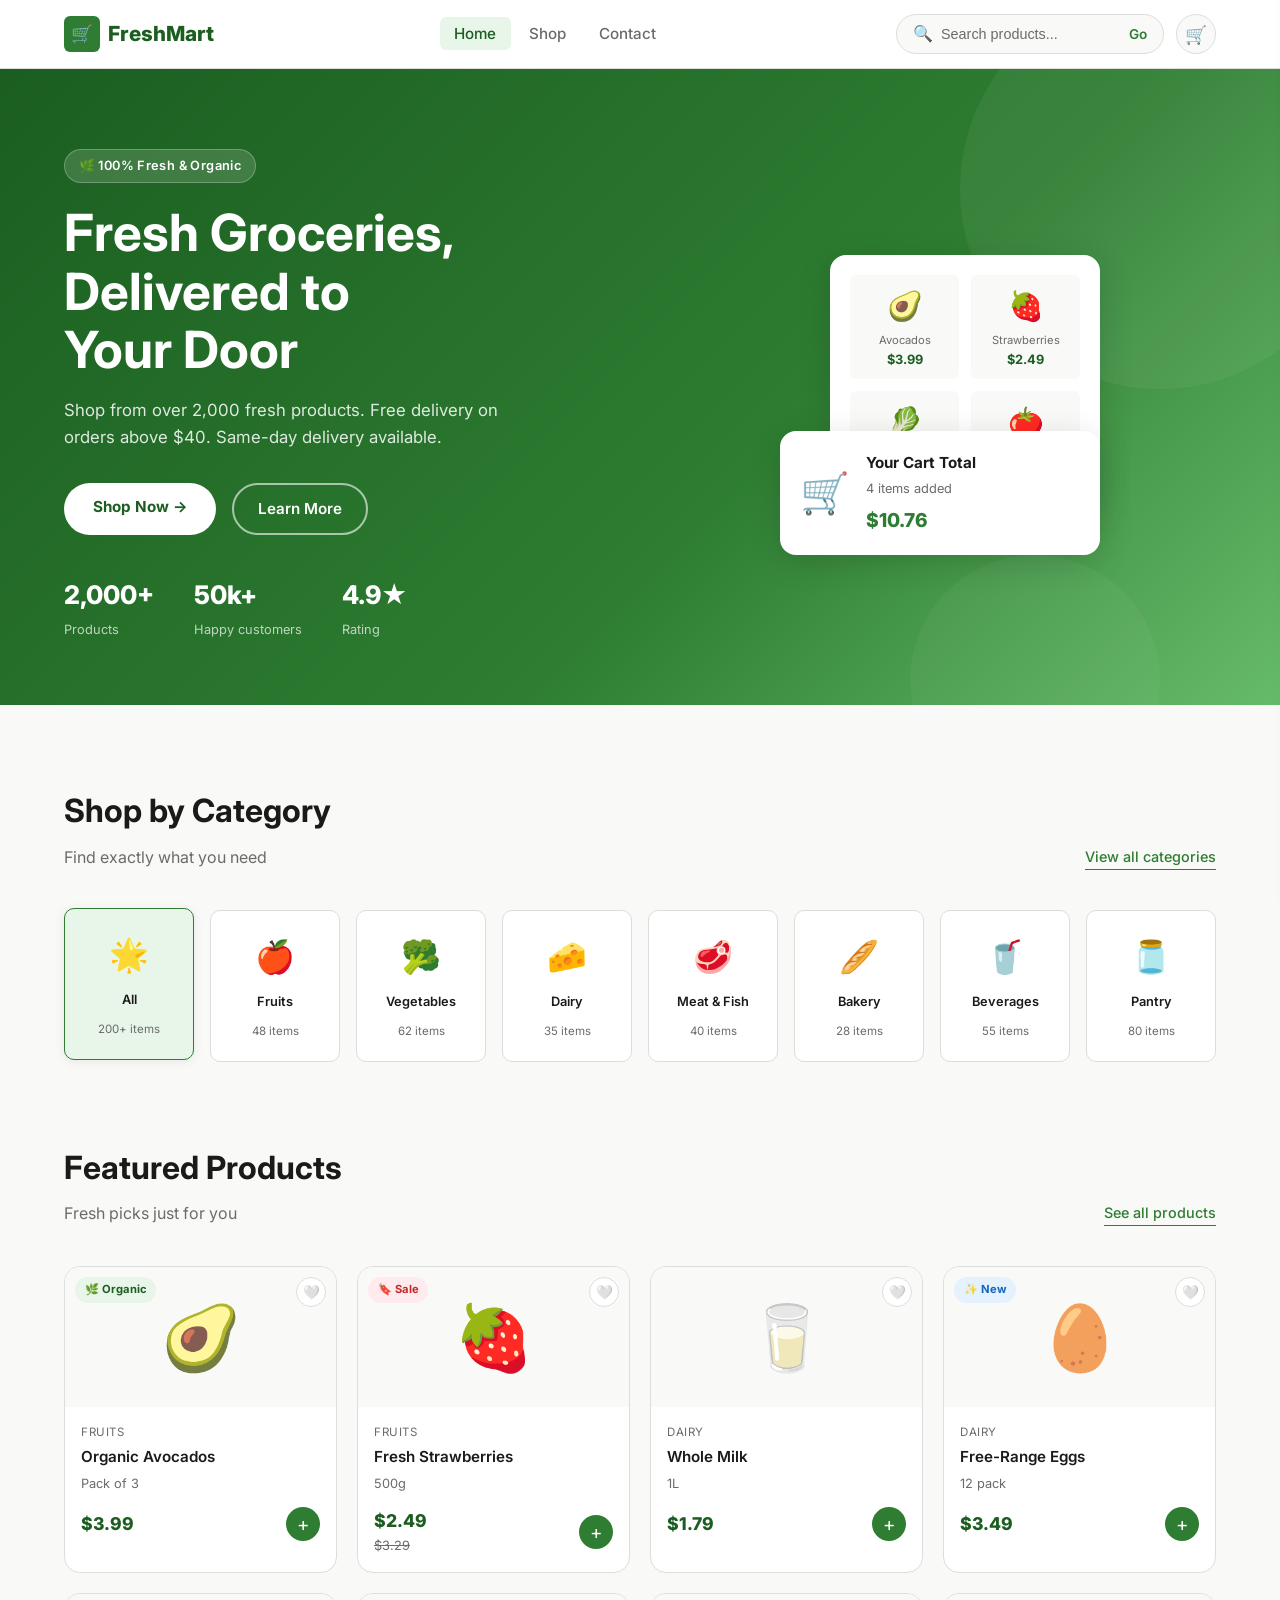
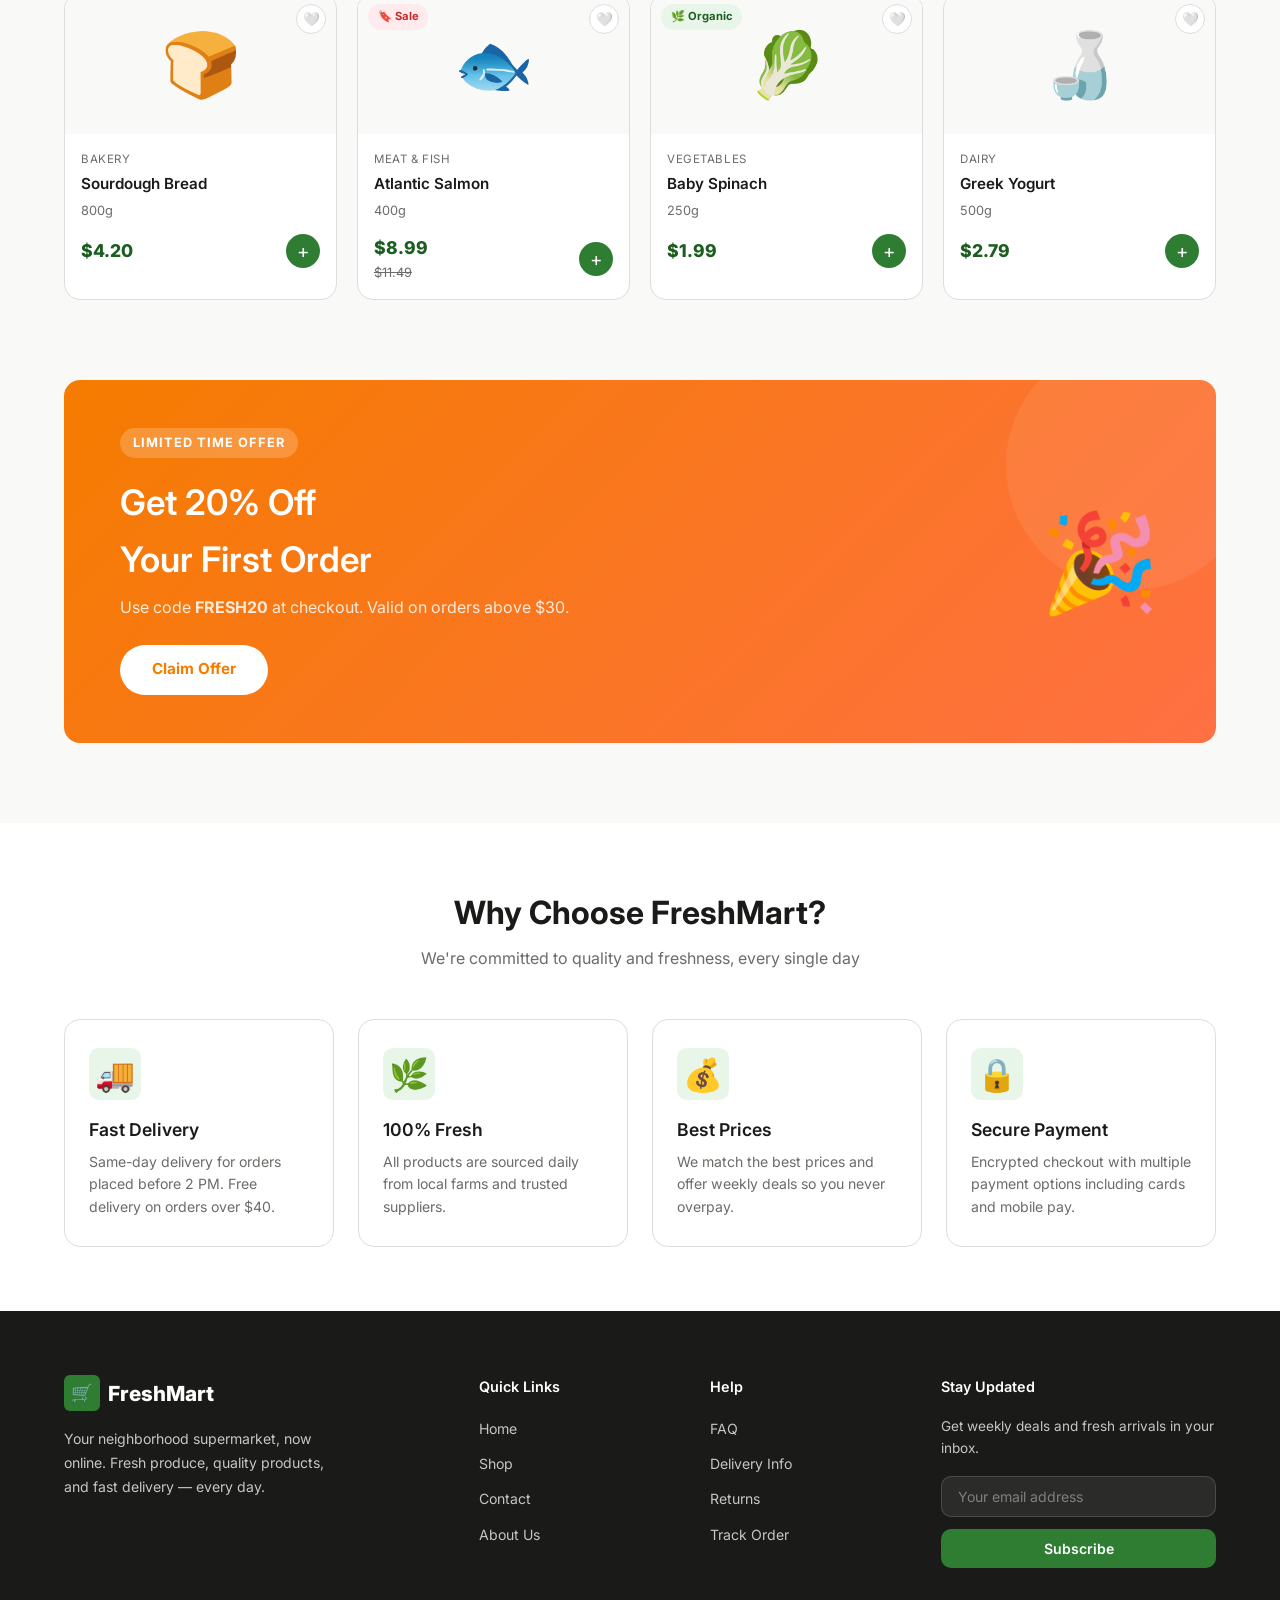
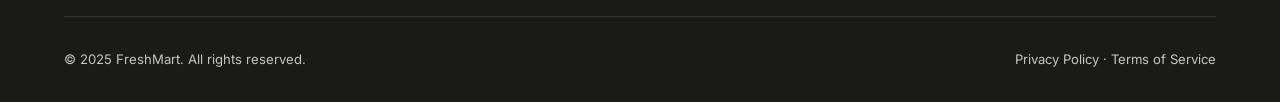
<file: index.html>
<!DOCTYPE html>
<html lang="en">
<head>
 <link rel="icon" href="favicon.ico" type="image/x-icon">
  <meta charset="UTF-8" />
  <meta name="viewport" content="width=device-width, initial-scale=1.0" />
  <title>FreshMart — Your Daily Grocery Store</title>
  <link rel="preconnect" href="https://fonts.googleapis.com" />
  <link href="https://fonts.googleapis.com/css2?family=Inter:wght@400;500;600;700;800&display=swap" rel="stylesheet" />
  <link rel="stylesheet" href="style.css" />
</head>
<body>

  <!-- NAVBAR -->
  <nav class="navbar">
    <div class="container navbar-inner">
      <a class="logo" href="#" onclick="navigate('home'); return false;">
        <div class="logo-icon">🛒</div>
        FreshMart
      </a>

      <ul class="nav-links">
        <li><a href="#" data-page="home" onclick="navigate('home'); return false;">Home</a></li>
        <li><a href="#" data-page="shop" onclick="navigate('shop'); return false;">Shop</a></li>
        <li><a href="#" data-page="contact" onclick="navigate('contact'); return false;">Contact</a></li>
      </ul>

      <div class="navbar-right">
        <div class="search-bar">
          <span>🔍</span>
          <input type="text" placeholder="Search products..." />
          <button class="search-btn" style="background:none; border:none; cursor:pointer; font-size:.85rem; color:var(--green); font-weight:600;">Go</button>
        </div>
        <button class="btn-icon" onclick="openCart()" title="Cart">
          🛒
          <span class="cart-badge" style="display:none;">0</span>
        </button>
      </div>

      <button class="hamburger" id="hamburger" aria-label="Menu">
        <span></span><span></span><span></span>
      </button>
    </div>

    <!-- Mobile nav -->
    <nav class="mobile-nav">
      <a href="#" data-page="home" onclick="navigate('home'); return false;">🏠 Home</a>
      <a href="#" data-page="shop" onclick="navigate('shop'); return false;">🛍️ Shop</a>
      <a href="#" data-page="contact" onclick="navigate('contact'); return false;">✉️ Contact</a>
    </nav>
  </nav>

  <!-- ======================== PAGE: HOME ======================== -->
  <div id="page-home" class="page-section active">

    <!-- HERO -->
    <section class="hero">
      <div class="container hero-inner">
        <div class="hero-content">
          <div class="hero-badge">🌿 100% Fresh & Organic</div>
          <h1>Fresh Groceries,<br>Delivered to<br>Your Door</h1>
          <p>Shop from over 2,000 fresh products. Free delivery on orders above $40. Same-day delivery available.</p>
          <div class="hero-actions">
            <a href="#" class="btn-primary" onclick="navigate('shop'); return false;">Shop Now →</a>
            <a href="#" class="btn-outline-white" onclick="navigate('contact'); return false;">Learn More</a>
          </div>
          <div class="hero-stats">
            <div class="hero-stat">
              <strong>2,000+</strong>
              <span>Products</span>
            </div>
            <div class="hero-stat">
              <strong>50k+</strong>
              <span>Happy customers</span>
            </div>
            <div class="hero-stat">
              <strong>4.9★</strong>
              <span>Rating</span>
            </div>
          </div>
        </div>

        <div class="hero-visual">
          <div class="hero-card-stack">
            <div class="hero-card hero-card-product">
              <div class="mini-product">
                <div class="mini-product-emoji">🥑</div>
                <div class="mini-product-name">Avocados</div>
                <div class="mini-product-price">$3.99</div>
              </div>
              <div class="mini-product">
                <div class="mini-product-emoji">🍓</div>
                <div class="mini-product-name">Strawberries</div>
                <div class="mini-product-price">$2.49</div>
              </div>
              <div class="mini-product">
                <div class="mini-product-emoji">🥬</div>
                <div class="mini-product-name">Spinach</div>
                <div class="mini-product-price">$1.99</div>
              </div>
              <div class="mini-product">
                <div class="mini-product-emoji">🍅</div>
                <div class="mini-product-name">Tomatoes</div>
                <div class="mini-product-price">$2.29</div>
              </div>
            </div>
            <div class="hero-card hero-card-main">
              <div class="hero-card-main-emoji">🛒</div>
              <div class="hero-card-main-info">
                <strong>Your Cart Total</strong>
                <span>4 items added</span>
                <div class="hero-card-main-price">$10.76</div>
              </div>
            </div>
          </div>
        </div>
      </div>
    </section>

    <!-- CATEGORIES -->
    <section class="section" style="padding-bottom:0;">
      <div class="container">
        <div class="section-header">
          <div>
            <h2 class="section-title">Shop by Category</h2>
            <p class="section-subtitle" style="margin-bottom:0;">Find exactly what you need</p>
          </div>
          <a href="#" class="view-all" onclick="navigate('shop'); return false;">View all categories</a>
        </div>
        <div class="categories-grid">
          <div class="category-card active" data-category="all">
            <span class="category-emoji">🌟</span>
            <span class="category-name">All</span>
            <span class="category-count">200+ items</span>
          </div>
          <div class="category-card" data-category="Fruits">
            <span class="category-emoji">🍎</span>
            <span class="category-name">Fruits</span>
            <span class="category-count">48 items</span>
          </div>
          <div class="category-card" data-category="Vegetables">
            <span class="category-emoji">🥦</span>
            <span class="category-name">Vegetables</span>
            <span class="category-count">62 items</span>
          </div>
          <div class="category-card" data-category="Dairy">
            <span class="category-emoji">🧀</span>
            <span class="category-name">Dairy</span>
            <span class="category-count">35 items</span>
          </div>
          <div class="category-card" data-category="Meat & Fish">
            <span class="category-emoji">🥩</span>
            <span class="category-name">Meat & Fish</span>
            <span class="category-count">40 items</span>
          </div>
          <div class="category-card" data-category="Bakery">
            <span class="category-emoji">🥖</span>
            <span class="category-name">Bakery</span>
            <span class="category-count">28 items</span>
          </div>
          <div class="category-card" data-category="Beverages">
            <span class="category-emoji">🥤</span>
            <span class="category-name">Beverages</span>
            <span class="category-count">55 items</span>
          </div>
          <div class="category-card" data-category="Pantry">
            <span class="category-emoji">🫙</span>
            <span class="category-name">Pantry</span>
            <span class="category-count">80 items</span>
          </div>
        </div>
      </div>
    </section>

    <!-- FEATURED PRODUCTS -->
    <section class="section">
      <div class="container">
        <div class="section-header">
          <div>
            <h2 class="section-title">Featured Products</h2>
            <p class="section-subtitle" style="margin-bottom:0;">Fresh picks just for you</p>
          </div>
          <a href="#" class="view-all" onclick="navigate('shop'); return false;">See all products</a>
        </div>
        <div class="products-grid" id="featured-products"></div>
      </div>
    </section>

    <!-- OFFER BANNER -->
    <section style="padding: 0 0 5rem;">
      <div class="container">
        <div class="offer-banner">
          <div>
            <div class="offer-label">Limited Time Offer</div>
            <h2>Get 20% Off<br>Your First Order</h2>
            <p>Use code <strong>FRESH20</strong> at checkout. Valid on orders above $30.</p>
            <a href="#" class="btn-white" onclick="navigate('shop'); return false;">Claim Offer</a>
          </div>
          <div class="offer-emoji">🎉</div>
        </div>
      </div>
    </section>

    <!-- WHY US -->
    <section class="section" style="background: white; padding-top:4rem; padding-bottom:4rem;">
      <div class="container">
        <div style="text-align:center; margin-bottom:3rem;">
          <h2 class="section-title">Why Choose FreshMart?</h2>
          <p class="section-subtitle">We're committed to quality and freshness, every single day</p>
        </div>
        <div class="why-grid">
          <div class="why-card">
            <div class="why-icon">🚚</div>
            <h3>Fast Delivery</h3>
            <p>Same-day delivery for orders placed before 2 PM. Free delivery on orders over $40.</p>
          </div>
          <div class="why-card">
            <div class="why-icon">🌿</div>
            <h3>100% Fresh</h3>
            <p>All products are sourced daily from local farms and trusted suppliers.</p>
          </div>
          <div class="why-card">
            <div class="why-icon">💰</div>
            <h3>Best Prices</h3>
            <p>We match the best prices and offer weekly deals so you never overpay.</p>
          </div>
          <div class="why-card">
            <div class="why-icon">🔒</div>
            <h3>Secure Payment</h3>
            <p>Encrypted checkout with multiple payment options including cards and mobile pay.</p>
          </div>
        </div>
      </div>
    </section>

  </div><!-- end page-home -->


  <!-- ======================== PAGE: SHOP ======================== -->
  <div id="page-shop" class="page-section">
    <section class="section">
      <div class="container">
        <h2 class="section-title" style="margin-bottom:.25rem;">All Products</h2>
        <p class="section-subtitle">Fresh, quality groceries delivered to your door</p>

        <!-- Category chips -->
        <div style="display:flex; gap:.6rem; flex-wrap:wrap; margin-bottom:1.5rem;">
          <button class="shop-category-chip" data-category="all"
            style="padding:.4rem 1rem; border-radius:999px; border:1.5px solid var(--green); background:var(--green-pale); color:var(--green-dark); font-size:.85rem; font-weight:600; cursor:pointer;">All</button>
          <button class="shop-category-chip" data-category="Fruits"
            style="padding:.4rem 1rem; border-radius:999px; border:1.5px solid var(--gray-300); background:white; font-size:.85rem; font-weight:500; cursor:pointer;">🍎 Fruits</button>
          <button class="shop-category-chip" data-category="Vegetables"
            style="padding:.4rem 1rem; border-radius:999px; border:1.5px solid var(--gray-300); background:white; font-size:.85rem; font-weight:500; cursor:pointer;">🥦 Vegetables</button>
          <button class="shop-category-chip" data-category="Dairy"
            style="padding:.4rem 1rem; border-radius:999px; border:1.5px solid var(--gray-300); background:white; font-size:.85rem; font-weight:500; cursor:pointer;">🧀 Dairy</button>
          <button class="shop-category-chip" data-category="Meat & Fish"
            style="padding:.4rem 1rem; border-radius:999px; border:1.5px solid var(--gray-300); background:white; font-size:.85rem; font-weight:500; cursor:pointer;">🥩 Meat & Fish</button>
          <button class="shop-category-chip" data-category="Bakery"
            style="padding:.4rem 1rem; border-radius:999px; border:1.5px solid var(--gray-300); background:white; font-size:.85rem; font-weight:500; cursor:pointer;">🥖 Bakery</button>
          <button class="shop-category-chip" data-category="Beverages"
            style="padding:.4rem 1rem; border-radius:999px; border:1.5px solid var(--gray-300); background:white; font-size:.85rem; font-weight:500; cursor:pointer;">🥤 Beverages</button>
        </div>

        <div class="shop-layout">
          <!-- Sidebar -->
          <aside class="shop-sidebar">
            <div class="filter-title">Price Range</div>
            <div class="price-range">
              <input type="range" id="price-range" min="1" max="15" value="15" step="0.5" />
              <div class="price-label"><span>$1</span><span id="price-max">$15</span></div>
            </div>

            <div class="filter-title">Dietary</div>
            <div class="filter-options">
              <label class="filter-option"><input type="checkbox" /> Organic</label>
              <label class="filter-option"><input type="checkbox" /> Vegan</label>
              <label class="filter-option"><input type="checkbox" /> Gluten-free</label>
              <label class="filter-option"><input type="checkbox" /> Low-sodium</label>
            </div>

            <div class="filter-title">Availability</div>
            <div class="filter-options">
              <label class="filter-option"><input type="checkbox" checked /> In stock</label>
              <label class="filter-option"><input type="checkbox" /> On sale</label>
              <label class="filter-option"><input type="checkbox" /> New arrivals</label>
            </div>
          </aside>

          <!-- Products -->
          <div>
            <div class="shop-toolbar">
              <span class="results-count">12 products</span>
              <select id="sort-select" class="sort-select">
                <option value="default">Sort: Featured</option>
                <option value="price-asc">Price: Low to high</option>
                <option value="price-desc">Price: High to low</option>
                <option value="name">Name: A to Z</option>
              </select>
            </div>
            <div class="products-grid" id="shop-products"></div>
          </div>
        </div>
      </div>
    </section>
  </div><!-- end page-shop -->


  <!-- ======================== PAGE: CONTACT ======================== -->
  <div id="page-contact" class="page-section">
    <section class="section">
      <div class="container">
        <div class="contact-layout">
          <div class="contact-info">
            <h2 class="section-title">Get in Touch</h2>
            <p>Have a question, feedback, or need help with your order? Our team is here to help, 7 days a week.</p>

            <div class="contact-points">
              <div class="contact-point">
                <div class="contact-point-icon">📍</div>
                <div>
                  <strong>Our Store</strong>
                  <span>42 Market Street, Downtown, City 10001</span>
                </div>
              </div>
              <div class="contact-point">
                <div class="contact-point-icon">📞</div>
                <div>
                  <strong>Phone</strong>
                  <span>+1 (800) 555-FRESH — Mon-Sun, 8am–8pm</span>
                </div>
              </div>
              <div class="contact-point">
                <div class="contact-point-icon">✉️</div>
                <div>
                  <strong>Email</strong>
                  <span>hello@freshmart.com</span>
                </div>
              </div>
              <div class="contact-point">
                <div class="contact-point-icon">🚚</div>
                <div>
                  <strong>Delivery Hours</strong>
                  <span>8am–9pm, 7 days a week. Same-day by 2pm.</span>
                </div>
              </div>
            </div>
          </div>

          <div class="contact-form">
            <h3>Send a Message</h3>
            <form id="contact-form">
              <div style="display:grid; grid-template-columns:1fr 1fr; gap:1rem;">
                <div class="form-group">
                  <label>First name</label>
                  <input type="text" placeholder="John" required />
                </div>
                <div class="form-group">
                  <label>Last name</label>
                  <input type="text" placeholder="Smith" required />
                </div>
              </div>
              <div class="form-group">
                <label>Email</label>
                <input type="email" placeholder="john@example.com" required />
              </div>
              <div class="form-group">
                <label>Subject</label>
                <select>
                  <option>Order issue</option>
                  <option>Product question</option>
                  <option>Delivery enquiry</option>
                  <option>Feedback</option>
                  <option>Other</option>
                </select>
              </div>
              <div class="form-group">
                <label>Message</label>
                <textarea placeholder="How can we help you?"></textarea>
              </div>
              <button type="submit" class="btn-submit">Send Message →</button>
            </form>
          </div>
        </div>
      </div>
    </section>
  </div><!-- end page-contact -->


  <!-- ======================== CART SIDEBAR ======================== -->
  <div class="cart-overlay" onclick="closeCart()"></div>
  <div class="cart-sidebar">
    <div class="cart-header">
      <h3>🛒 Your Cart</h3>
      <button class="btn-close" onclick="closeCart()">✕</button>
    </div>
    <div class="cart-items" id="cart-items"></div>
    <div class="cart-footer">
      <div class="cart-totals">
        <div class="cart-row"><span>Subtotal</span><span id="cart-subtotal">$0.00</span></div>
        <div class="cart-row"><span>Delivery</span><span id="cart-delivery">$3.99</span></div>
        <div class="cart-row total"><span>Total</span><span id="cart-total">$0.00</span></div>
      </div>
      <a href="#" class="btn-checkout" onclick="showToast('🎉 Order placed! Thank you.'); closeCart(); return false;">
        Checkout →
      </a>
      <p style="font-size:.78rem; color:var(--gray-600); text-align:center; margin-top:.75rem;">
        🔒 Secure checkout · Free delivery over $40
      </p>
    </div>
  </div>

  <!-- TOAST -->
  <div class="toast" id="toast"></div>

  <!-- FOOTER -->
  <footer>
    <div class="container">
      <div class="footer-grid">
        <div class="footer-brand">
          <div class="logo">
            <div class="logo-icon">🛒</div>
            FreshMart
          </div>
          <p>Your neighborhood supermarket, now online. Fresh produce, quality products, and fast delivery — every day.</p>
        </div>
        <div class="footer-col">
          <h4>Quick Links</h4>
          <ul>
            <li><a href="#" onclick="navigate('home'); return false;">Home</a></li>
            <li><a href="#" onclick="navigate('shop'); return false;">Shop</a></li>
            <li><a href="#" onclick="navigate('contact'); return false;">Contact</a></li>
            <li><a href="#">About Us</a></li>
          </ul>
        </div>
        <div class="footer-col">
          <h4>Help</h4>
          <ul>
            <li><a href="#">FAQ</a></li>
            <li><a href="#">Delivery Info</a></li>
            <li><a href="#">Returns</a></li>
            <li><a href="#">Track Order</a></li>
          </ul>
        </div>
        <div class="footer-col footer-newsletter">
          <h4>Stay Updated</h4>
          <p style="font-size:.85rem; margin-bottom:1rem;">Get weekly deals and fresh arrivals in your inbox.</p>
          <input type="email" placeholder="Your email address" />
          <button class="btn-subscribe">Subscribe</button>
        </div>
      </div>
      <div class="footer-bottom">
        <span>© 2025 FreshMart. All rights reserved.</span>
        <span>Privacy Policy · Terms of Service</span>
      </div>
    </div>
  </footer>

  <script src="main.js"></script>
</body>
</html>
</file>
<file: style.css>
/* ===== RESET & BASE ===== */
*, *::before, *::after { box-sizing: border-box; margin: 0; padding: 0; }

:root {
  --green: #2e7d32;
  --green-light: #43a047;
  --green-pale: #e8f5e9;
  --green-dark: #1b5e20;
  --orange: #f57c00;
  --orange-light: #ff9800;
  --orange-pale: #fff3e0;
  --gray-100: #f9f9f7;
  --gray-200: #f0eeea;
  --gray-300: #ddd;
  --gray-600: #6b6b68;
  --gray-900: #1a1a18;
  --white: #ffffff;
  --radius-sm: 6px;
  --radius-md: 10px;
  --radius-lg: 16px;
  --shadow: 0 2px 12px rgba(0,0,0,0.07);
  --shadow-hover: 0 6px 24px rgba(0,0,0,0.12);
  --transition: 0.2s ease;
  --font: 'Inter', system-ui, sans-serif;
}

html { scroll-behavior: smooth; }

body {
  font-family: var(--font);
  background: var(--gray-100);
  color: var(--gray-900);
  font-size: 16px;
  line-height: 1.6;
}

a { color: inherit; text-decoration: none; }
img { display: block; max-width: 100%; }
button { font-family: inherit; cursor: pointer; border: none; }
ul { list-style: none; }

/* ===== TYPOGRAPHY ===== */
h1 { font-size: clamp(2rem, 5vw, 3.2rem); font-weight: 700; line-height: 1.15; }
h2 { font-size: clamp(1.4rem, 3vw, 1.9rem); font-weight: 600; }
h3 { font-size: 1.1rem; font-weight: 600; }

/* ===== LAYOUT ===== */
.container { max-width: 1200px; margin: 0 auto; padding: 0 1.5rem; }
.section { padding: 5rem 0; }
.section-title {
  font-size: clamp(1.5rem, 3vw, 2rem);
  font-weight: 700;
  margin-bottom: 0.5rem;
  color: var(--gray-900);
}
.section-subtitle {
  color: var(--gray-600);
  margin-bottom: 3rem;
  font-size: 1rem;
}
.section-header { display: flex; align-items: flex-end; justify-content: space-between; margin-bottom: 2.5rem; flex-wrap: wrap; gap: 1rem; }
.view-all { color: var(--green); font-weight: 500; font-size: 0.9rem; border-bottom: 1.5px solid var(--green); padding-bottom: 1px; transition: opacity var(--transition); }
.view-all:hover { opacity: 0.75; }

/* ===== NAVBAR ===== */
.navbar {
  background: var(--white);
  border-bottom: 1px solid var(--gray-300);
  position: sticky;
  top: 0;
  z-index: 100;
}
.navbar-inner {
  display: flex;
  align-items: center;
  justify-content: space-between;
  height: 68px;
  gap: 1.5rem;
}
.logo {
  display: flex;
  align-items: center;
  gap: 0.5rem;
  font-weight: 800;
  font-size: 1.3rem;
  color: var(--green-dark);
  white-space: nowrap;
}
.logo-icon {
  width: 36px;
  height: 36px;
  background: var(--green);
  border-radius: var(--radius-sm);
  display: flex;
  align-items: center;
  justify-content: center;
  color: white;
  font-size: 1.1rem;
}
.nav-links {
  display: flex;
  align-items: center;
  gap: 0.25rem;
}
.nav-links a {
  padding: 0.45rem 0.9rem;
  border-radius: var(--radius-sm);
  font-size: 0.95rem;
  font-weight: 500;
  color: var(--gray-600);
  transition: background var(--transition), color var(--transition);
}
.nav-links a:hover, .nav-links a.active {
  background: var(--green-pale);
  color: var(--green-dark);
}
.navbar-right { display: flex; align-items: center; gap: 0.75rem; }
.search-bar {
  display: flex;
  align-items: center;
  background: var(--gray-100);
  border: 1.5px solid var(--gray-300);
  border-radius: 999px;
  padding: 0.4rem 1rem;
  gap: 0.5rem;
  transition: border-color var(--transition);
}
.search-bar:focus-within { border-color: var(--green); }
.search-bar input {
  border: none;
  background: none;
  outline: none;
  font-size: 0.9rem;
  width: 180px;
  color: var(--gray-900);
}
.search-bar input::placeholder { color: var(--gray-600); }
.btn-icon {
  width: 40px; height: 40px;
  border-radius: 50%;
  background: var(--gray-100);
  border: 1.5px solid var(--gray-300);
  display: flex; align-items: center; justify-content: center;
  font-size: 1.1rem;
  color: var(--gray-600);
  transition: background var(--transition), color var(--transition);
  position: relative;
}
.btn-icon:hover { background: var(--green-pale); color: var(--green); border-color: var(--green); }
.cart-badge {
  position: absolute;
  top: -4px; right: -4px;
  background: var(--orange);
  color: white;
  font-size: 0.65rem;
  font-weight: 700;
  width: 18px; height: 18px;
  border-radius: 50%;
  display: flex; align-items: center; justify-content: center;
  border: 2px solid white;
}
.hamburger { display: none; flex-direction: column; gap: 5px; cursor: pointer; padding: 4px; }
.hamburger span { display: block; width: 22px; height: 2px; background: var(--gray-600); border-radius: 2px; transition: all 0.3s; }

/* ===== HERO ===== */
.hero {
  background: linear-gradient(135deg, var(--green-dark) 0%, var(--green) 60%, #66bb6a 100%);
  color: white;
  padding: 5rem 0 4rem;
  overflow: hidden;
  position: relative;
}
.hero::before {
  content: '';
  position: absolute;
  right: -80px; top: -80px;
  width: 400px; height: 400px;
  border-radius: 50%;
  background: rgba(255,255,255,0.05);
}
.hero::after {
  content: '';
  position: absolute;
  right: 120px; bottom: -100px;
  width: 250px; height: 250px;
  border-radius: 50%;
  background: rgba(255,255,255,0.04);
}
.hero-inner {
  display: grid;
  grid-template-columns: 1fr 1fr;
  align-items: center;
  gap: 3rem;
  position: relative;
  z-index: 1;
}
.hero-badge {
  display: inline-flex;
  align-items: center;
  gap: 0.4rem;
  background: rgba(255,255,255,0.15);
  border: 1px solid rgba(255,255,255,0.25);
  color: white;
  font-size: 0.8rem;
  font-weight: 600;
  padding: 0.35rem 0.85rem;
  border-radius: 999px;
  margin-bottom: 1.25rem;
  letter-spacing: 0.03em;
}
.hero h1 { margin-bottom: 1.1rem; }
.hero p { font-size: 1.05rem; color: rgba(255,255,255,0.85); margin-bottom: 2rem; max-width: 440px; }
.hero-actions { display: flex; gap: 1rem; flex-wrap: wrap; }
.btn-primary {
  background: white;
  color: var(--green-dark);
  padding: 0.8rem 1.8rem;
  border-radius: 999px;
  font-weight: 700;
  font-size: 0.95rem;
  transition: transform var(--transition), box-shadow var(--transition);
}
.btn-primary:hover { transform: translateY(-2px); box-shadow: 0 8px 24px rgba(0,0,0,0.2); }
.btn-outline-white {
  background: transparent;
  color: white;
  border: 2px solid rgba(255,255,255,0.6);
  padding: 0.75rem 1.5rem;
  border-radius: 999px;
  font-weight: 600;
  font-size: 0.95rem;
  transition: background var(--transition), border-color var(--transition);
}
.btn-outline-white:hover { background: rgba(255,255,255,0.12); border-color: white; }
.hero-stats {
  display: flex;
  gap: 2.5rem;
  margin-top: 2.5rem;
}
.hero-stat strong { font-size: 1.6rem; font-weight: 800; display: block; }
.hero-stat span { font-size: 0.8rem; color: rgba(255,255,255,0.7); }
.hero-visual {
  display: flex;
  align-items: center;
  justify-content: center;
}
.hero-card-stack {
  position: relative;
  width: 320px;
  height: 320px;
}
.hero-card {
  position: absolute;
  background: white;
  border-radius: var(--radius-lg);
  padding: 1.25rem;
  box-shadow: 0 8px 32px rgba(0,0,0,0.15);
}
.hero-card-main {
  bottom: 0; left: 0; right: 0;
  display: flex;
  align-items: center;
  gap: 1rem;
}
.hero-card-product {
  top: 20px; right: 0; left: 50px;
  display: grid;
  grid-template-columns: 1fr 1fr;
  gap: 0.75rem;
}
.mini-product {
  text-align: center;
  padding: 0.5rem;
  background: var(--gray-100);
  border-radius: var(--radius-sm);
}
.mini-product-emoji { font-size: 1.8rem; margin-bottom: 0.2rem; }
.mini-product-name { font-size: 0.7rem; color: var(--gray-600); }
.mini-product-price { font-size: 0.8rem; font-weight: 700; color: var(--green-dark); }
.hero-card-main-emoji { font-size: 2.5rem; }
.hero-card-main-info strong { color: var(--gray-900); font-size: 0.95rem; display: block; }
.hero-card-main-info span { color: var(--gray-600); font-size: 0.8rem; }
.hero-card-main-price { color: var(--green); font-weight: 800; font-size: 1.2rem; margin-top: 0.25rem; }

/* ===== CATEGORIES ===== */
.categories-grid {
  display: grid;
  grid-template-columns: repeat(auto-fit, minmax(110px, 1fr));
  gap: 1rem;
}
.category-card {
  display: flex;
  flex-direction: column;
  align-items: center;
  gap: 0.6rem;
  padding: 1.25rem 0.75rem;
  background: white;
  border: 1.5px solid var(--gray-300);
  border-radius: var(--radius-md);
  cursor: pointer;
  transition: border-color var(--transition), box-shadow var(--transition), transform var(--transition);
  text-align: center;
}
.category-card:hover, .category-card.active {
  border-color: var(--green);
  box-shadow: var(--shadow);
  transform: translateY(-2px);
}
.category-card.active { background: var(--green-pale); }
.category-emoji { font-size: 2rem; }
.category-name { font-size: 0.8rem; font-weight: 600; color: var(--gray-900); }
.category-count { font-size: 0.72rem; color: var(--gray-600); }

/* ===== PRODUCTS GRID ===== */
.products-grid {
  display: grid;
  grid-template-columns: repeat(auto-fill, minmax(220px, 1fr));
  gap: 1.25rem;
}
.product-card {
  background: white;
  border: 1.5px solid var(--gray-300);
  border-radius: var(--radius-lg);
  overflow: hidden;
  transition: box-shadow var(--transition), transform var(--transition);
  position: relative;
}
.product-card:hover { box-shadow: var(--shadow-hover); transform: translateY(-3px); }
.product-img {
  background: var(--gray-100);
  display: flex;
  align-items: center;
  justify-content: center;
  font-size: 4rem;
  height: 140px;
  position: relative;
}
.product-badge {
  position: absolute;
  top: 10px; left: 10px;
  font-size: 0.7rem;
  font-weight: 700;
  padding: 0.25rem 0.6rem;
  border-radius: 999px;
}
.badge-sale { background: #ffebee; color: #c62828; }
.badge-new { background: #e3f2fd; color: #1565c0; }
.badge-organic { background: var(--green-pale); color: var(--green-dark); }
.product-fav {
  position: absolute;
  top: 10px; right: 10px;
  width: 30px; height: 30px;
  border-radius: 50%;
  background: white;
  border: 1.5px solid var(--gray-300);
  display: flex; align-items: center; justify-content: center;
  font-size: 0.85rem;
  cursor: pointer;
  transition: background var(--transition);
}
.product-fav:hover { background: #ffebee; border-color: #ef9a9a; }
.product-info { padding: 1rem; }
.product-category { font-size: 0.72rem; color: var(--gray-600); text-transform: uppercase; letter-spacing: 0.05em; margin-bottom: 0.3rem; }
.product-name { font-weight: 600; font-size: 0.95rem; margin-bottom: 0.5rem; line-height: 1.3; }
.product-weight { font-size: 0.8rem; color: var(--gray-600); margin-bottom: 0.75rem; }
.product-footer { display: flex; align-items: center; justify-content: space-between; }
.product-price { font-weight: 800; font-size: 1.1rem; color: var(--green-dark); }
.product-old-price { font-size: 0.8rem; color: var(--gray-600); text-decoration: line-through; margin-top: 1px; }
.btn-add {
  background: var(--green);
  color: white;
  width: 34px; height: 34px;
  border-radius: 50%;
  display: flex; align-items: center; justify-content: center;
  font-size: 1.2rem;
  font-weight: 400;
  transition: background var(--transition), transform var(--transition);
}
.btn-add:hover { background: var(--green-dark); transform: scale(1.1); }

/* ===== OFFER BANNER ===== */
.offer-banner {
  background: linear-gradient(135deg, var(--orange) 0%, #ff7043 100%);
  border-radius: var(--radius-lg);
  padding: 3rem 3.5rem;
  display: flex;
  align-items: center;
  justify-content: space-between;
  gap: 2rem;
  overflow: hidden;
  position: relative;
  color: white;
}
.offer-banner::before {
  content: '';
  position: absolute;
  right: -40px; top: -40px;
  width: 250px; height: 250px;
  border-radius: 50%;
  background: rgba(255,255,255,0.07);
}
.offer-label {
  font-size: 0.8rem;
  font-weight: 700;
  letter-spacing: 0.08em;
  text-transform: uppercase;
  background: rgba(255,255,255,0.2);
  padding: 0.3rem 0.8rem;
  border-radius: 999px;
  display: inline-block;
  margin-bottom: 1rem;
}
.offer-banner h2 { font-size: clamp(1.5rem, 3vw, 2.2rem); margin-bottom: 0.5rem; }
.offer-banner p { color: rgba(255,255,255,0.85); margin-bottom: 1.5rem; }
.btn-white {
  background: white;
  color: var(--orange);
  padding: 0.8rem 2rem;
  border-radius: 999px;
  font-weight: 700;
  font-size: 0.95rem;
  display: inline-block;
  transition: transform var(--transition), box-shadow var(--transition);
}
.btn-white:hover { transform: translateY(-2px); box-shadow: 0 8px 20px rgba(0,0,0,0.15); }
.offer-emoji { font-size: 6rem; position: relative; z-index: 1; line-height: 1; }

/* ===== WHY US ===== */
.why-grid {
  display: grid;
  grid-template-columns: repeat(auto-fit, minmax(200px, 1fr));
  gap: 1.5rem;
}
.why-card {
  background: white;
  border: 1.5px solid var(--gray-300);
  border-radius: var(--radius-lg);
  padding: 1.75rem 1.5rem;
  transition: box-shadow var(--transition);
}
.why-card:hover { box-shadow: var(--shadow); }
.why-icon {
  font-size: 2rem;
  margin-bottom: 1rem;
  width: 52px; height: 52px;
  background: var(--green-pale);
  border-radius: var(--radius-md);
  display: flex; align-items: center; justify-content: center;
}
.why-card h3 { margin-bottom: 0.4rem; }
.why-card p { font-size: 0.88rem; color: var(--gray-600); line-height: 1.6; }

/* ===== CART SIDEBAR ===== */
.cart-overlay {
  position: fixed; inset: 0;
  background: rgba(0,0,0,0.4);
  z-index: 200;
  opacity: 0; pointer-events: none;
  transition: opacity 0.3s;
}
.cart-overlay.open { opacity: 1; pointer-events: all; }
.cart-sidebar {
  position: fixed;
  top: 0; right: -420px; bottom: 0;
  width: 400px;
  background: white;
  z-index: 201;
  display: flex;
  flex-direction: column;
  transition: right 0.35s cubic-bezier(0.4,0,0.2,1);
  box-shadow: -4px 0 24px rgba(0,0,0,0.12);
}
.cart-sidebar.open { right: 0; }
.cart-header {
  display: flex; align-items: center; justify-content: space-between;
  padding: 1.5rem;
  border-bottom: 1px solid var(--gray-300);
}
.cart-header h3 { font-size: 1.1rem; }
.btn-close {
  width: 34px; height: 34px;
  border-radius: 50%;
  background: var(--gray-100);
  border: none;
  font-size: 1.2rem;
  display: flex; align-items: center; justify-content: center;
  cursor: pointer;
  color: var(--gray-600);
}
.cart-items { flex: 1; overflow-y: auto; padding: 1.25rem; display: flex; flex-direction: column; gap: 1rem; }
.cart-item {
  display: flex;
  align-items: center;
  gap: 1rem;
  padding: 0.75rem;
  border: 1px solid var(--gray-300);
  border-radius: var(--radius-md);
}
.cart-item-emoji { font-size: 2rem; width: 48px; height: 48px; background: var(--gray-100); border-radius: var(--radius-sm); display: flex; align-items: center; justify-content: center; }
.cart-item-info { flex: 1; }
.cart-item-name { font-weight: 600; font-size: 0.9rem; }
.cart-item-price { color: var(--green-dark); font-weight: 700; font-size: 0.9rem; }
.qty-control {
  display: flex; align-items: center; gap: 0.5rem;
}
.qty-btn {
  width: 26px; height: 26px;
  border-radius: 50%;
  background: var(--gray-100);
  border: 1px solid var(--gray-300);
  font-size: 1rem;
  display: flex; align-items: center; justify-content: center;
  cursor: pointer;
  transition: background var(--transition);
}
.qty-btn:hover { background: var(--green-pale); color: var(--green-dark); }
.qty-num { font-weight: 700; font-size: 0.9rem; min-width: 20px; text-align: center; }
.cart-footer {
  padding: 1.5rem;
  border-top: 1px solid var(--gray-300);
}
.cart-totals { margin-bottom: 1.25rem; }
.cart-row {
  display: flex; justify-content: space-between;
  font-size: 0.9rem; color: var(--gray-600); margin-bottom: 0.4rem;
}
.cart-row.total { font-weight: 700; font-size: 1rem; color: var(--gray-900); margin-top: 0.75rem; padding-top: 0.75rem; border-top: 1px solid var(--gray-300); }
.btn-checkout {
  display: block; width: 100%;
  background: var(--green);
  color: white;
  padding: 0.9rem;
  border-radius: 999px;
  font-weight: 700;
  font-size: 1rem;
  text-align: center;
  transition: background var(--transition);
}
.btn-checkout:hover { background: var(--green-dark); }
.cart-empty { text-align: center; padding: 3rem 1rem; color: var(--gray-600); }
.cart-empty-icon { font-size: 3.5rem; margin-bottom: 1rem; }

/* ===== TOAST ===== */
.toast {
  position: fixed;
  bottom: 2rem; left: 50%;
  transform: translateX(-50%) translateY(60px);
  background: var(--gray-900);
  color: white;
  padding: 0.75rem 1.5rem;
  border-radius: 999px;
  font-size: 0.9rem;
  font-weight: 500;
  z-index: 300;
  transition: transform 0.3s, opacity 0.3s;
  opacity: 0;
  white-space: nowrap;
}
.toast.show { transform: translateX(-50%) translateY(0); opacity: 1; }

/* ===== FOOTER ===== */
footer {
  background: var(--gray-900);
  color: rgba(255,255,255,0.75);
  padding: 4rem 0 2rem;
}
.footer-grid {
  display: grid;
  grid-template-columns: 2fr 1fr 1fr 1.5fr;
  gap: 3rem;
  margin-bottom: 3rem;
}
.footer-brand .logo { color: white; margin-bottom: 1rem; }
.footer-brand p { font-size: 0.88rem; line-height: 1.7; max-width: 260px; }
.footer-col h4 { color: white; font-size: 0.9rem; font-weight: 600; margin-bottom: 1.1rem; }
.footer-col ul li { margin-bottom: 0.6rem; }
.footer-col ul a { font-size: 0.88rem; transition: color var(--transition); }
.footer-col ul a:hover { color: white; }
.footer-newsletter input {
  width: 100%;
  padding: 0.7rem 1rem;
  background: rgba(255,255,255,0.08);
  border: 1.5px solid rgba(255,255,255,0.15);
  border-radius: var(--radius-md);
  color: white;
  font-size: 0.88rem;
  outline: none;
  margin-bottom: 0.75rem;
  font-family: inherit;
}
.footer-newsletter input::placeholder { color: rgba(255,255,255,0.4); }
.btn-subscribe {
  width: 100%;
  background: var(--green);
  color: white;
  padding: 0.7rem;
  border-radius: var(--radius-md);
  font-weight: 600;
  font-size: 0.88rem;
  transition: background var(--transition);
}
.btn-subscribe:hover { background: var(--green-light); }
.footer-bottom {
  border-top: 1px solid rgba(255,255,255,0.1);
  padding-top: 2rem;
  display: flex;
  align-items: center;
  justify-content: space-between;
  gap: 1rem;
  flex-wrap: wrap;
  font-size: 0.82rem;
}

/* ===== MOBILE NAV ===== */
.mobile-nav {
  display: none;
  flex-direction: column;
  background: white;
  border-bottom: 1px solid var(--gray-300);
  padding: 1rem 1.5rem;
  gap: 0.25rem;
}
.mobile-nav.open { display: flex; }
.mobile-nav a {
  padding: 0.6rem 0.75rem;
  border-radius: var(--radius-sm);
  font-weight: 500;
  color: var(--gray-600);
}
.mobile-nav a:hover { background: var(--green-pale); color: var(--green-dark); }

/* ===== PAGE SECTIONS ===== */
.page-section { display: none; }
.page-section.active { display: block; }

/* Shop page filters */
.shop-layout { display: grid; grid-template-columns: 220px 1fr; gap: 2rem; }
.shop-sidebar {
  background: white;
  border: 1.5px solid var(--gray-300);
  border-radius: var(--radius-lg);
  padding: 1.5rem;
  height: fit-content;
  position: sticky;
  top: 88px;
}
.filter-title { font-size: 0.75rem; font-weight: 700; text-transform: uppercase; letter-spacing: 0.06em; color: var(--gray-600); margin-bottom: 1rem; margin-top: 1.5rem; }
.filter-title:first-child { margin-top: 0; }
.filter-options { display: flex; flex-direction: column; gap: 0.5rem; }
.filter-option { display: flex; align-items: center; gap: 0.6rem; cursor: pointer; font-size: 0.9rem; }
.filter-option input[type=checkbox] { accent-color: var(--green); width: 16px; height: 16px; }
.price-range { display: flex; flex-direction: column; gap: 0.5rem; }
.price-range input[type=range] { accent-color: var(--green); width: 100%; }
.price-label { font-size: 0.85rem; color: var(--gray-600); display: flex; justify-content: space-between; }
.shop-toolbar { display: flex; align-items: center; justify-content: space-between; margin-bottom: 1.5rem; gap: 1rem; flex-wrap: wrap; }
.sort-select {
  padding: 0.5rem 1rem;
  border: 1.5px solid var(--gray-300);
  border-radius: var(--radius-md);
  font-size: 0.88rem;
  font-family: inherit;
  background: white;
  color: var(--gray-900);
  outline: none;
  cursor: pointer;
}
.results-count { font-size: 0.88rem; color: var(--gray-600); }

/* Contact page */
.contact-layout { display: grid; grid-template-columns: 1fr 1fr; gap: 3rem; align-items: start; }
.contact-info h2 { margin-bottom: 1rem; }
.contact-info p { color: var(--gray-600); margin-bottom: 2rem; }
.contact-points { display: flex; flex-direction: column; gap: 1.25rem; }
.contact-point {
  display: flex; align-items: flex-start; gap: 1rem;
  padding: 1rem;
  background: white;
  border: 1.5px solid var(--gray-300);
  border-radius: var(--radius-md);
}
.contact-point-icon { font-size: 1.4rem; }
.contact-point strong { display: block; margin-bottom: 0.2rem; font-size: 0.9rem; }
.contact-point span { font-size: 0.85rem; color: var(--gray-600); }
.contact-form {
  background: white;
  border: 1.5px solid var(--gray-300);
  border-radius: var(--radius-lg);
  padding: 2rem;
}
.contact-form h3 { margin-bottom: 1.5rem; }
.form-group { margin-bottom: 1.25rem; }
.form-group label { display: block; font-size: 0.88rem; font-weight: 600; color: var(--gray-600); margin-bottom: 0.4rem; }
.form-group input, .form-group textarea, .form-group select {
  width: 100%;
  padding: 0.7rem 1rem;
  border: 1.5px solid var(--gray-300);
  border-radius: var(--radius-md);
  font-size: 0.9rem;
  font-family: inherit;
  color: var(--gray-900);
  outline: none;
  transition: border-color var(--transition);
  background: white;
}
.form-group input:focus, .form-group textarea:focus { border-color: var(--green); }
.form-group textarea { resize: vertical; min-height: 120px; }
.btn-submit {
  background: var(--green);
  color: white;
  padding: 0.85rem 2rem;
  border-radius: 999px;
  font-weight: 700;
  font-size: 0.95rem;
  width: 100%;
  transition: background var(--transition);
}
.btn-submit:hover { background: var(--green-dark); }

/* ===== RESPONSIVE ===== */
@media (max-width: 900px) {
  .hero-inner { grid-template-columns: 1fr; text-align: center; }
  .hero p { margin: 0 auto 2rem; }
  .hero-actions { justify-content: center; }
  .hero-stats { justify-content: center; }
  .hero-visual { display: none; }
  .footer-grid { grid-template-columns: 1fr 1fr; gap: 2rem; }
  .shop-layout { grid-template-columns: 1fr; }
  .shop-sidebar { position: static; }
  .contact-layout { grid-template-columns: 1fr; }
}
@media (max-width: 640px) {
  .nav-links, .search-bar { display: none; }
  .hamburger { display: flex; }
  .footer-grid { grid-template-columns: 1fr; }
  .offer-banner { flex-direction: column; text-align: center; }
  .offer-emoji { display: none; }
  .cart-sidebar { width: 100%; }
  h1 { font-size: 1.9rem; }
}
</file>
